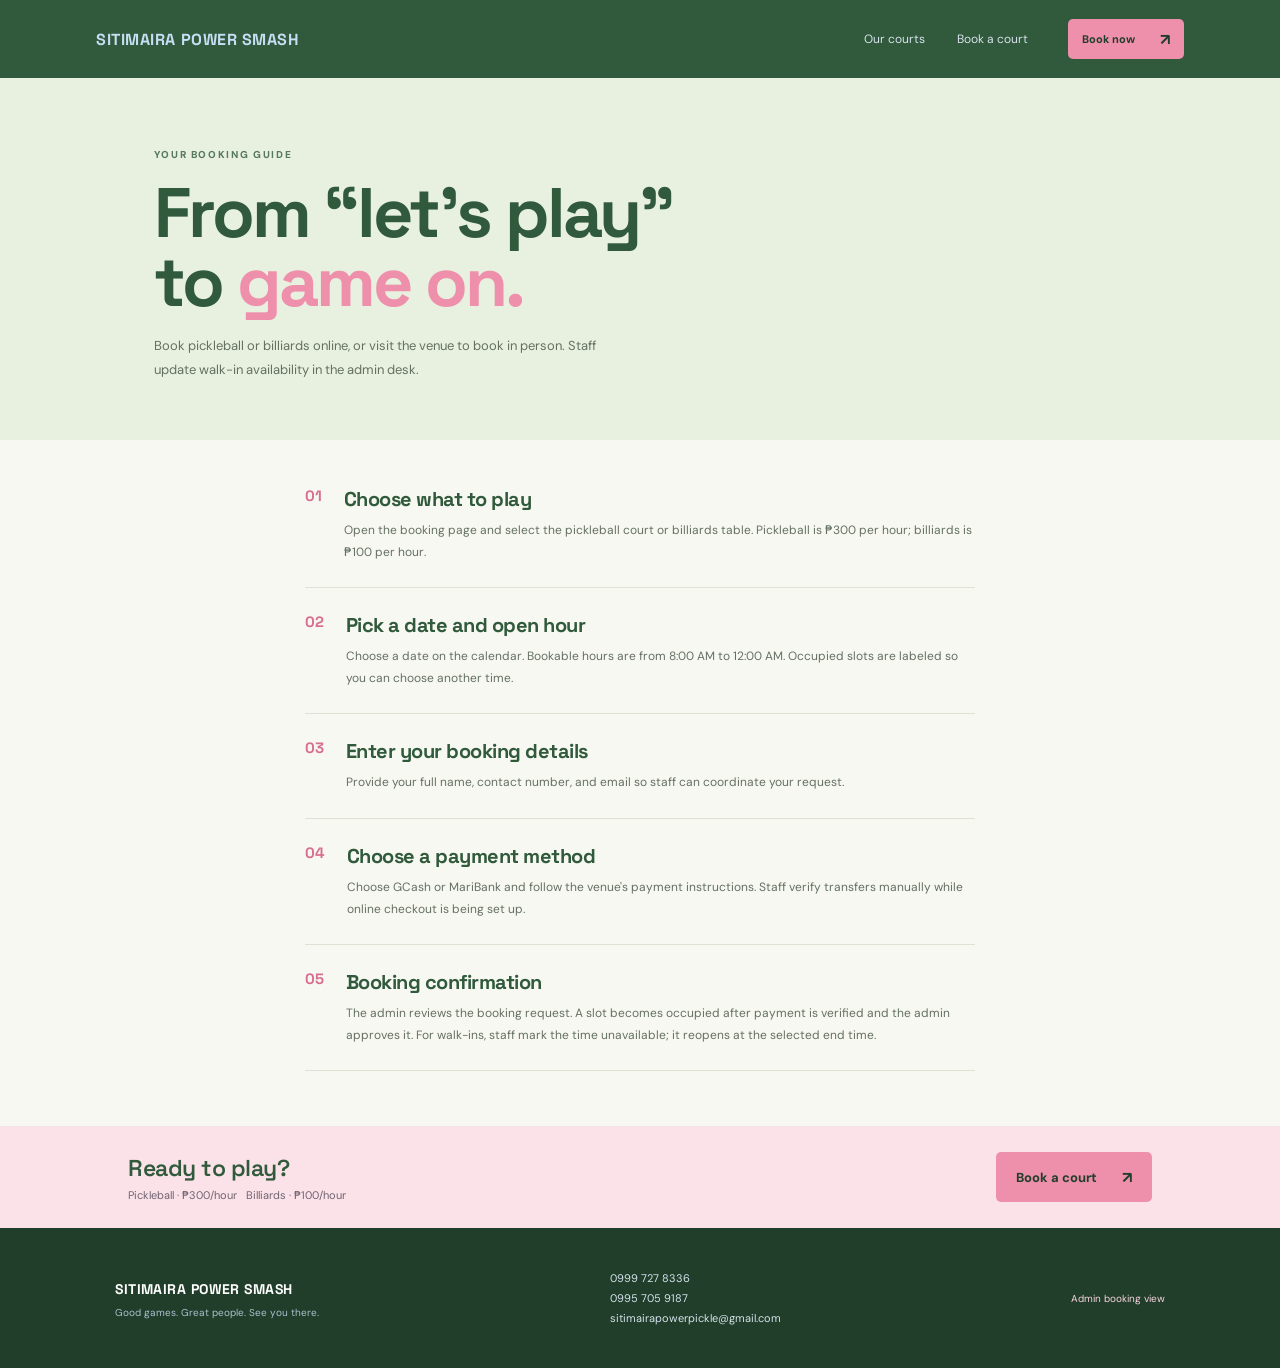
<file: how-it-works.html>
<!DOCTYPE html><html lang="en"><head><meta charset="UTF-8"><meta name="viewport" content="width=device-width, initial-scale=1"><meta name="theme-color" content="#315a3c"><title>How booking works | Sitimaira Power Smash</title><link rel="stylesheet" href="styles.css"></head><body><header class="site-header"><a class="brand" href="index.html" aria-label="Sitimaira Power Smash home"><span class="brand-name">SITIMAIRA POWER SMASH</span></a><nav><a href="index.html#courts">Our courts</a><a href="booking.html">Book a court</a></nav><a class="button button-small" href="booking.html">Book now <span>↗</span></a></header><main><section class="guide-hero"><p class="eyebrow eyebrow-dark">YOUR BOOKING GUIDE</p><h1>From “let's play”<br>to <span>game on.</span></h1><p>Book pickleball or billiards online, or visit the venue to book in person. Staff update walk-in availability in the admin desk.</p></section><section class="guide-steps"><article><b>01</b><div><h2>Choose what to play</h2><p>Open the booking page and select the pickleball court or billiards table. Pickleball is ₱300 per hour; billiards is ₱100 per hour.</p></div></article><article><b>02</b><div><h2>Pick a date and open hour</h2><p>Choose a date on the calendar. Bookable hours are from 8:00 AM to 12:00 AM. Occupied slots are labeled so you can choose another time.</p></div></article><article><b>03</b><div><h2>Enter your booking details</h2><p>Provide your full name, contact number, and email so staff can coordinate your request.</p></div></article><article><b>04</b><div><h2>Choose a payment method</h2><p>Choose GCash or MariBank and follow the venue's payment instructions. Staff verify transfers manually while online checkout is being set up.</p></div></article><article><b>05</b><div><h2>Booking confirmation</h2><p>The admin reviews the booking request. A slot becomes occupied after payment is verified and the admin approves it. For walk-ins, staff mark the time unavailable; it reopens at the selected end time.</p></div></article></section><section class="guide-cta"><div><h2>Ready to play?</h2><p>Pickleball · ₱300/hour &nbsp; Billiards · ₱100/hour</p></div><a class="button" href="booking.html">Book a court <span>↗</span></a></section></main><footer><div><a class="footer-brand" href="index.html" aria-label="Sitimaira Power Smash home"><span>SITIMAIRA POWER SMASH</span></a><p>Good games. Great people. See you there.</p></div><div class="footer-contact"><a href="tel:09997278336">0999 727 8336</a><a href="tel:09957059187">0995 705 9187</a><a href="mailto:sitimairapowerpickle@gmail.com">sitimairapowerpickle@gmail.com</a></div><a class="staff-link" href="staff.html">Admin booking view</a></footer></body></html>
</file>
<file: styles.css>
@import url('https://fonts.googleapis.com/css2?family=DM+Sans:wght@400;500;600;700;800&family=Space+Grotesk:wght@400;500;600;700&display=swap');
:root{--blue:#315a3c;--blue-deep:#203e29;--pink:#ee8fab;--pink-pale:#fbe2e9;--ice:#e8f1df;--paper:#f7f8f1;--ink:#273429;--muted:#657063;--line:#dce3d5;--white:#fff}
*{box-sizing:border-box}html{scroll-behavior:smooth}body{margin:0;background-color:var(--paper);color:var(--ink);font-family:'DM Sans',sans-serif}a{color:inherit;text-decoration:none}.site-header{height:78px;padding:0 7.5%;display:flex;align-items:center;gap:30px;justify-content:space-between;background:var(--blue);color:#fff}.brand{display:flex;align-items:center;font:700 17px 'Space Grotesk',sans-serif;letter-spacing:-.4px;white-space:nowrap}.brand span{color:#c5def3}.brand-logo{display:block;width:auto;height:44px;max-width:170px;object-fit:contain}.footer-logo{display:block;width:auto;height:38px;max-width:160px;object-fit:contain}.site-header nav{display:flex;gap:32px;margin-left:auto;margin-right:10px;color:#d6e2ee;font-size:12px}.site-header nav a:hover{color:var(--pink)}.button{min-height:50px;padding:0 20px;display:inline-flex;align-items:center;justify-content:space-between;gap:25px;border:0;border-radius:5px;background:var(--pink);color:var(--blue-deep);font:700 13px 'DM Sans',sans-serif;cursor:pointer;transition:.18s}.button:hover{transform:translateY(-2px);background:#f3b4c7}.button span{font-size:16px}.button-small{min-height:40px;padding:0 14px;font-size:11px}.hero{min-height:535px;padding:70px 10% 62px;display:grid;grid-template-columns:1fr 1fr;gap:5%;align-items:center;background:var(--blue);color:#fff;overflow:hidden}.hero-copy{max-width:480px}.eyebrow{margin:0 0 18px;color:#f8d6e0;font-size:10px;font-weight:800;letter-spacing:1.65px}.eyebrow-dark{color:#56795b}h1,h2,h3,p{margin-top:0}h1,h2{font-family:'Space Grotesk',sans-serif;letter-spacing:-3px}h1{margin-bottom:18px;font-size:clamp(58px,7vw,82px);line-height:.98}h1 span,h2 span{color:var(--pink)}.hero-copy>p:not(.eyebrow){max-width:390px;margin-bottom:25px;color:#d3dfeb;font-size:14px;line-height:1.8}.text-link{display:block;margin-top:19px;color:#f9d5e0;font-size:12px;font-weight:700}.hero-art{position:relative;height:340px;display:flex;align-items:center;justify-content:center}.art-card{position:relative;width:min(430px,100%);height:270px;padding:18px;border:1px solid #ffffff44;border-radius:12px;background:#9dc9df;box-shadow:0 23px 52px #091c3266;transform:rotate(-4deg)}.art-top{display:flex;justify-content:space-between;color:var(--blue);font-size:8px;font-weight:800;letter-spacing:1px}.court-drawing{position:absolute;inset:54px 25px 29px;border:3px solid #fff}.court-drawing:before{content:'';position:absolute;inset:0 25%;border-left:3px solid white;border-right:3px solid white}.court-drawing:after{content:'';position:absolute;inset:0 0 50%;border-bottom:3px solid white}.court-drawing i{position:absolute;top:0;bottom:0;left:50%;border-left:2px dashed #ffffff99}.court-drawing i:nth-child(2){left:0;right:0;top:50%;bottom:auto;border:0;border-top:2px dashed #ffffff99}.court-drawing b{position:absolute;top:50%;left:0;right:0;border-top:4px solid #eaf1f7}.ball-shape{position:absolute;top:128px;left:48%;width:27px;height:27px;border:4px solid #fff;border-radius:50%;background:var(--pink)}.art-badge{position:absolute;right:-20px;top:25px;width:82px;height:82px;display:grid;place-content:center;border-radius:50%;background:var(--pink);color:var(--blue);font:700 12px/1.1 'Space Grotesk',sans-serif;text-align:center;transform:rotate(8deg)}.art-caption{position:absolute;bottom:8px;left:9%;color:#fff;font-size:8px;font-weight:800;letter-spacing:1.6px}.perks{display:grid;grid-template-columns:repeat(3,1fr);padding:23px 11%;background:#fff;border-bottom:1px solid var(--line)}.perks>div{display:flex;justify-content:center;align-items:center;gap:12px;border-right:1px solid var(--line)}.perks>div:last-child{border:0}.perk-icon{width:38px;height:38px;display:grid;place-items:center;border-radius:50%;background:var(--pink-pale);color:#315a3c;font-weight:800;font-size:12px}.perk-icon.blue{background:var(--ice);color:#476e49}.perks strong,.perks small{display:block}.perks strong{font-size:12px}.perks small{margin-top:4px;color:var(--muted);font-size:10px}.how-preview{padding:84px 12%;display:grid;grid-template-columns:.85fr 1.15fr;gap:10%;align-items:center}.how-preview h2,.location h2{margin-bottom:14px;color:var(--blue);font-size:clamp(45px,5vw,60px);line-height:1.02}.how-preview h2 span,.location h2 span{color:#d86e91}.how-preview>div>p:not(.eyebrow){max-width:340px;color:var(--muted);font-size:13px;line-height:1.8}.steps article{display:flex;gap:18px;padding:19px 0;border-bottom:1px solid var(--line)}.steps article>b,.guide-steps article>b{flex:none;color:#d86e91;font:700 15px 'Space Grotesk',sans-serif}.steps h3{margin:0 0 6px;color:var(--blue);font:600 15px 'Space Grotesk',sans-serif}.steps p{margin:0;color:var(--muted);font-size:11px;line-height:1.65}.location{padding:72px 10%;display:grid;grid-template-columns:.8fr 1.2fr;gap:8%;align-items:center;background:#edf4fa}.location-copy>p:not(.eyebrow){color:var(--muted);font-size:13px}.location-copy .button{margin-top:8px}.map-wrap{height:300px;border:8px solid #fff;border-radius:10px;overflow:hidden;box-shadow:0 12px 35px #315a3c15}.map-wrap iframe{width:100%;height:100%;border:0}footer{min-height:140px;padding:28px 9%;display:flex;align-items:center;justify-content:space-between;gap:25px;background:var(--blue-deep);color:#d6e2ee}.footer-brand{color:#fff;font:700 15px 'Space Grotesk',sans-serif}.footer-contact{display:grid;gap:6px;font-size:11px}.footer-contact a:hover,.staff-link:hover{color:var(--pink)}footer p{margin:7px 0 0;color:#aebfd1;font-size:10px}.staff-link{font-size:10px;color:#f9d5e0}.booking-page{min-height:calc(100vh - 78px);padding:65px 10%;display:grid;grid-template-columns:.8fr 1.2fr;gap:9%;align-items:start}.booking-side{position:sticky;top:35px;padding-top:28px}.booking-side h1,.staff-heading h1{color:var(--blue);font-size:clamp(45px,5vw,63px);line-height:1.02}.booking-side h1 span,.staff-heading h1 span{color:#d86e91}.booking-side>p:not(.eyebrow){max-width:340px;color:var(--muted);font-size:13px;line-height:1.8}.venue-card{margin-top:29px;padding:16px;display:flex;align-items:center;gap:12px;border:1px solid var(--line);border-radius:7px;background:#fff}.venue-pin{width:34px;height:34px;display:grid;place-items:center;border-radius:50%;background:var(--ice);color:var(--blue);font-size:21px}.venue-card strong,.venue-card small{display:block}.venue-card strong{font-size:11px}.venue-card small{margin-top:4px;color:var(--muted);font-size:10px}.rate-note{margin-top:15px!important;font-size:10px!important}.rate-note span{margin:0 5px;color:#d86e91}.booking-card{padding:28px 30px 23px;border:1px solid #e5e8ee;border-radius:10px;background:#fff;box-shadow:0 14px 45px #315a3c10}.form-heading{display:flex;align-items:center;justify-content:space-between;margin-bottom:23px}.step-label{margin-bottom:5px;color:#8796a6;font-size:9px;font-weight:800;letter-spacing:1.4px}.form-heading h2{margin:0;color:var(--blue);font:600 23px 'Space Grotesk',sans-serif;letter-spacing:-.6px}.step-count{color:#7e8c9b;font:600 12px 'Space Grotesk',sans-serif}.step-count i{color:#b9c0c9;font-style:normal}.booking-card label{display:block;margin:14px 0 7px;color:#29384a;font-size:11px;font-weight:700}.booking-card input,.booking-card select,.staff-page select{width:100%;height:42px;padding:0 11px;border:1px solid #dfe5eb;border-radius:5px;outline:none;background:#fff;color:var(--ink);font:12px 'DM Sans',sans-serif}.booking-card input:focus,.booking-card select:focus{border-color:#6e9ac0;box-shadow:0 0 0 3px #dcebf7}.label-row{display:flex;align-items:center;justify-content:space-between;margin-top:8px}.label-row label{margin-bottom:7px}.label-row span{margin-bottom:7px;color:#929eaa;font-size:9px}.time-grid{display:grid;grid-template-columns:repeat(4,1fr);gap:7px}.time-slot{min-height:35px;padding:4px 2px;border:1px solid #dfe5eb;border-radius:5px;background:#fff;color:#425369;font:600 10px 'DM Sans',sans-serif;cursor:pointer}.time-slot:hover:not(:disabled){border-color:#d86e91;color:var(--blue)}.time-slot.selected{border-color:var(--blue);background:var(--blue);color:#fff}.time-slot.occupied{background:#f0f2f5;color:#9da5af;text-decoration:line-through;cursor:not-allowed}.availability-note,.payment-hint{margin:7px 0;color:#87919e;font-size:9px;line-height:1.6}.form-fields{display:grid;grid-template-columns:1fr 1fr;gap:0 12px;margin-top:3px}.field-wide{grid-column:1/-1}.form-message{min-height:16px;margin:9px 0 0;color:#a43c57;font-size:11px}.form-message.success{color:#287b58}.submit-button{width:100%;min-height:46px;margin-top:2px;background:var(--blue);color:white}.submit-button:hover{background:#24452e}.form-footnote{margin:10px 0 0;color:#929aa5;font-size:9px;text-align:center}.guide-hero{padding:70px 12% 46px;background:#e8f1df}.guide-hero h1{color:var(--blue);font-size:clamp(47px,6vw,70px)}.guide-hero>p:last-child{max-width:480px;color:var(--muted);font-size:13px;line-height:1.8}.guide-steps{max-width:850px;margin:0 auto;padding:22px 7% 55px}.guide-steps article{display:flex;gap:22px;padding:24px 0;border-bottom:1px solid var(--line)}.guide-steps h2{margin:0 0 8px;color:var(--blue);font-size:20px;letter-spacing:-.5px}.guide-steps p{margin:0;color:var(--muted);font-size:12px;line-height:1.8}.guide-cta{padding:26px 10%;display:flex;align-items:center;justify-content:space-between;background:var(--pink-pale)}.guide-cta h2{margin:0 0 5px;color:var(--blue);font:600 23px 'Space Grotesk',sans-serif;letter-spacing:-.5px}.guide-cta p{margin:0;color:#6f6370;font-size:11px}.admin-pill{padding:8px 11px;border:1px solid #ffffff55;border-radius:20px;color:#f5c0d8;font-size:9px;font-weight:800;letter-spacing:1px}.staff-page{padding:58px 7% 75px;min-height:calc(100vh - 78px)}.staff-heading{display:flex;justify-content:space-between;align-items:end;gap:20px}.staff-heading h1{margin-bottom:9px}.staff-heading p:not(.eyebrow){color:var(--muted);font-size:12px}.local-notice{margin:18px 0 24px;padding:13px 15px;display:flex;gap:9px;border:1px solid #f0c5d9;border-radius:6px;background:#fff4f8;color:#79566a;font-size:10px}.local-notice b{white-space:nowrap;color:#315a3c}.staff-summary{display:grid;grid-template-columns:repeat(3,1fr);gap:12px;margin-bottom:18px}.staff-summary>div{padding:14px 17px;border:1px solid var(--line);border-radius:7px;background:white}.staff-summary b,.staff-summary span{display:block}.staff-summary b{color:var(--blue);font:700 22px 'Space Grotesk',sans-serif}.staff-summary span{margin-top:3px;color:var(--muted);font-size:10px}.table-wrap{overflow-x:auto;border:1px solid var(--line);border-radius:8px;background:white}table{width:100%;border-collapse:collapse;text-align:left;font-size:10px}th{padding:12px;background:#edf4fa;color:#52677e;font-size:9px;letter-spacing:.4px;text-transform:uppercase}td{padding:12px;border-top:1px solid #edf0f4;color:#405166;vertical-align:middle}td strong,td small{display:block}td strong{color:var(--blue);font-size:10px}td small{margin-top:4px;color:#8a95a2;font-size:9px}td a:hover{color:#d86e91}.staff-page select{min-width:130px;height:34px;font-size:10px}.status{padding:5px 8px;border-radius:14px;background:#fff0d8;color:#966016;font-size:9px;white-space:nowrap}.status-paid-·-review{background:#e6f1ff;color:#356595}.status-confirmed{background:#e2f4e9;color:#34764d}.status-cancelled{background:#fce8e8;color:#9d5050}.empty-state{padding:32px;text-align:center;color:var(--muted);font-size:12px}.empty-state[hidden]{display:none}
@media(max-width:800px){.site-header{padding:0 5%;gap:14px}.site-header nav{gap:15px}.hero{padding:55px 8%;grid-template-columns:1fr;gap:5px}.hero-art{height:300px}.perks{padding:20px 5%}.how-preview{padding:65px 8%;gap:6%}.booking-page{padding:46px 7%;grid-template-columns:1fr;gap:25px}.booking-side{position:static;padding-top:0}.booking-side h1 br{display:none}.booking-side>p:not(.eyebrow){max-width:580px}.venue-card{max-width:400px}.rate-note{margin-top:10px!important}.staff-page{padding:44px 5%}}
@media(max-width:560px){.site-header{height:68px}.brand{font-size:13px}.brand-logo{height:39px;max-width:135px}.site-header nav{display:none}.button-small{min-height:36px;padding:0 10px}.hero{padding:48px 7% 34px}.hero-art{height:260px}.art-card{height:225px}.art-badge{right:-8px;width:70px;height:70px;font-size:10px}.perks{grid-template-columns:1fr;gap:13px;padding:19px 9%}.perks>div{justify-content:flex-start;border:0}.how-preview{padding:55px 8%;grid-template-columns:1fr;gap:24px}.how-preview h2 br{display:none}.location{padding:52px 7%;grid-template-columns:1fr;gap:25px}.location h2 br{display:none}.map-wrap{height:250px}.booking-page{padding:34px 5% 45px}.booking-card{padding:22px 17px}.time-grid{grid-template-columns:repeat(3,1fr)}footer{align-items:flex-start;flex-wrap:wrap;padding:25px 7%}.footer-contact{width:100%;order:3}.staff-link{margin-left:auto}.guide-hero{padding:50px 7% 32px}.guide-steps{padding:8px 7% 40px}.guide-steps article{gap:15px;padding:20px 0}.guide-cta{padding:22px 7%;gap:18px;align-items:flex-start;flex-direction:column}.staff-page{padding:36px 4%}.staff-heading{align-items:flex-start;flex-direction:column}.staff-heading .button{align-self:stretch}.staff-heading h1{font-size:42px}.local-notice{flex-direction:column;gap:4px}.staff-summary{gap:6px}.staff-summary>div{padding:11px 8px}.staff-summary b{font-size:19px}.staff-summary span{font-size:9px}table{min-width:760px}}

.court-gallery{padding:62px 10%;display:grid;grid-template-columns:.7fr 1.3fr;gap:7%;align-items:center;background:#fff}.court-gallery h2{margin:0;color:var(--blue);font-size:clamp(42px,4.5vw,56px);line-height:1.02}.court-gallery h2 span{color:#d86e91}.court-tiles{display:grid;grid-template-columns:1fr 1fr;gap:16px}.court-tiles article{overflow:hidden;border:1px solid var(--line);border-radius:8px;background:var(--paper)}.empty-photo{height:160px;display:grid;place-items:center;background:linear-gradient(145deg,#eff6fa,#e7eef5);color:#8fa5b9}.empty-photo span{padding:8px 11px;border:1px dashed #b7c8d7;border-radius:3px;font-size:9px;font-weight:800;letter-spacing:1.4px}.billiards-photo{background:linear-gradient(145deg,#fdf1f6,#f8e6ee)}.billiards-photo span{border-color:#dfb6ca;color:#b9829b}.tile-meta{padding:12px 14px;display:flex;align-items:center;justify-content:space-between}.tile-meta h3{margin:0 0 3px;color:var(--blue);font:600 14px 'Space Grotesk',sans-serif}.tile-meta p{margin:0;color:var(--muted);font-size:10px}.tile-meta>a{width:31px;height:31px;display:grid;place-items:center;border-radius:50%;background:var(--pink-pale);color:#315a3c;font-weight:800}@media(max-width:800px){.court-gallery{padding:52px 8%;grid-template-columns:1fr;gap:22px}}@media(max-width:560px){.court-gallery{padding:43px 7%}.court-gallery h2 br{display:none}.court-tiles{gap:9px}.empty-photo{height:115px}.tile-meta{padding:10px}.tile-meta h3{font-size:12px}.tile-meta p{font-size:9px}}
.mark-paid-button{padding:7px 9px;border:0;border-radius:4px;background:var(--blue);color:#fff;font:700 10px 'DM Sans',sans-serif;cursor:pointer;white-space:nowrap}.mark-paid-button:hover{background:#24452e}.status-pending-payment{background:#fff0d8;color:#966016}
.login-page{min-height:calc(100vh - 218px);display:grid;place-items:center}.login-card{width:min(100%,400px);padding:30px;border:1px solid var(--line);border-radius:10px;background:#fff;box-shadow:0 14px 45px #315a3c10}.login-card h1{margin:0 0 9px;color:var(--blue);font-size:42px;line-height:1}.login-card h1 span{color:#d86e91}.login-card>p:not(.eyebrow){color:var(--muted);font-size:12px}.login-card label{display:block;margin:14px 0 7px;color:#29384a;font-size:11px;font-weight:700}.login-card input{width:100%;height:42px;padding:0 11px;border:1px solid #dfe5eb;border-radius:5px;font:12px 'DM Sans',sans-serif}.login-warning{margin:14px 0 0!important;color:#986328!important;font-size:9px!important;line-height:1.6}.staff-actions{display:flex;align-items:center;gap:10px}.logout-button,.remove-booking-button{padding:8px 10px;border:1px solid #dfe5eb;border-radius:4px;background:#fff;color:#53667a;font:700 10px 'DM Sans',sans-serif;cursor:pointer}.remove-booking-button{margin-left:6px;border-color:#edc8d0;color:#a14e60}.logout-button:hover{background:#edf4fa}.remove-booking-button:hover{background:#fff0f2}.staff-page[hidden],.login-page[hidden]{display:none}@media(max-width:560px){.staff-actions{width:100%;justify-content:space-between}.login-card{padding:24px 19px}}

/* Booking calendar and hourly availability inspired by the supplied reference */
.booking-page{min-height:calc(100vh - 78px);padding:38px 5% 65px;display:block;background:#f5f0e5}.booking-side{position:static;padding:0 0 20px;display:flex;align-items:end;justify-content:space-between;gap:20px}.booking-side h1{font-size:clamp(35px,4vw,48px);letter-spacing:-2px;margin-bottom:8px}.booking-side>div>p:not(.eyebrow){max-width:640px;margin:0;color:#6d7167;font-size:12px}.booking-side .venue-card{margin:0;min-width:230px;background:#fbf8ef;border-color:#d9d3c5}.booking-side .rate-note{display:none}.schedule-booking-card{padding:21px 24px 24px;border-color:#d9d3c5;border-radius:10px;background:#f8f3e8;box-shadow:none}.schedule-booking-card .form-heading{margin-bottom:14px}.schedule-booking-card .form-heading h2{font-size:20px}.schedule-booking-card>label{margin-top:0}.schedule-booking-card>select{max-width:360px;background:#fffdf7}.schedule-picker{display:grid;grid-template-columns:280px minmax(0,1fr);gap:24px;margin-top:16px}.calendar-card{min-height:480px;padding:15px 14px;border:1px solid #c8c7b8;border-radius:10px;background:#f8f3e8}.calendar-heading{height:34px;margin-bottom:9px;display:flex;align-items:center;justify-content:space-between}.calendar-heading strong{font:600 12px 'DM Sans',sans-serif;color:#29342a}.calendar-heading button{width:28px;height:28px;border:0;border-radius:4px;background:transparent;color:#596d55;font-size:23px;cursor:pointer}.calendar-heading button:disabled{opacity:.28;cursor:default}.calendar-grid{display:grid;grid-template-columns:repeat(7,minmax(0,1fr));gap:3px}.calendar-weekdays{margin-bottom:5px;text-align:center;color:#697466;font-size:10px}.calendar-weekdays span{padding:4px 0}.calendar-day{height:37px;border:1px solid transparent;border-radius:9px;background:transparent;color:#273429;font:11px 'DM Sans',sans-serif;cursor:pointer}.calendar-day:hover:not(:disabled){border-color:#6f845b}.calendar-day:disabled{color:#b9b8aa;cursor:default}.calendar-day.other-month{color:#9d9f91}.calendar-day.selected{border-color:#64794f;background:#e9eddc;color:#243221;font-weight:700}.calendar-day.today:not(.selected){position:relative;font-weight:700}.calendar-day.today:not(.selected):after{content:'';position:absolute;bottom:4px;left:calc(50% - 2px);width:4px;height:4px;border-radius:50%;background:#60774e}.schedule-main{min-width:0}.court-heading{display:flex;align-items:center;justify-content:space-between;margin:0 0 13px}.court-heading h3{margin:0;color:#202c22;font:700 18px 'Space Grotesk',sans-serif}.court-heading>span{font:11px 'DM Sans',sans-serif;color:#657063}.slot-legend{display:flex;flex-wrap:wrap;gap:15px;margin-bottom:14px;color:#626b5f;font-size:10px}.slot-legend>span{display:flex;align-items:center;gap:6px}.legend-dot{width:14px;height:14px;border:1px solid #d9d7ca;border-radius:4px;background:#fffdf7}.booked-dot{border-color:#d6ad7d;background:#e4c99e}.closed-dot{border-color:#c6c7bf;background:#d8d9d1}.past-dot{border-color:#e1ded3;background:#eeeae0}.schedule-timeline{height:24px;margin-bottom:7px;padding:0 4px;display:flex;justify-content:space-between;border:1px solid #d4cfbf;border-radius:6px 6px 0 0;color:#63705f;font-size:9px}.schedule-note{margin:0 0 14px;padding:12px 13px;border:1px solid #ccc9bc;border-radius:9px;background:#fffdf8;color:#4d574c;font-size:10px}.time-grid.schedule-grid{display:grid;grid-template-columns:repeat(3,minmax(0,1fr));gap:8px}.schedule-slot{min-height:64px;padding:9px 10px;display:flex;flex-direction:column;align-items:flex-start;justify-content:center;gap:6px;border:1px solid #b8c4a4;border-radius:11px;background:#fffdf7;color:#263227;text-align:left;cursor:pointer}.schedule-slot:hover:not(:disabled){border-color:#72845b;background:#f6f7ed}.schedule-slot .slot-range{width:100%;display:flex;align-items:baseline;gap:6px;font-size:11px;white-space:nowrap}.schedule-slot .slot-range>span{color:#85877b}.schedule-slot .slot-range em{margin-left:auto;color:#73776d;font-size:10px;font-style:normal}.schedule-slot .slot-status{font-size:10px;color:#53634e}.schedule-slot.booked{border-color:#d1ad7f;background:#e5cca5;cursor:not-allowed}.schedule-slot.booked .slot-status{color:#604b32}.schedule-slot.closed{border-color:#c7c8c1;background:#d9dad3;color:#62665d;cursor:not-allowed}.schedule-slot.closed .slot-status,.schedule-slot.past .slot-status{color:#666b5d}.schedule-slot.past{border-color:#ddd9cf;background:#eeeae0;color:#9b9b8d;cursor:not-allowed}.schedule-slot.selected{border:2px solid #60784c;background:#e9eddc}.schedule-booking-card .form-fields{margin-top:21px}.schedule-booking-card .form-fields label{margin-top:0}.schedule-booking-card .payment-hint{max-width:650px}.schedule-booking-card .submit-button{max-width:400px}.schedule-booking-card .form-footnote{text-align:left}.schedule-booking-card .form-message{margin-top:14px}@media(max-width:1050px){.schedule-picker{grid-template-columns:245px minmax(0,1fr);gap:16px}.time-grid.schedule-grid{grid-template-columns:repeat(2,minmax(0,1fr))}.calendar-card{min-height:440px}.schedule-slot .slot-range{gap:4px}}@media(max-width:700px){.booking-page{padding:25px 4% 45px}.booking-side{align-items:flex-start;flex-direction:column;gap:12px}.booking-side .venue-card{min-width:0}.schedule-booking-card{padding:18px 14px}.schedule-picker{grid-template-columns:1fr}.calendar-card{min-height:0;padding:13px}.calendar-day{height:35px}.court-heading{margin-top:3px}.time-grid.schedule-grid{grid-template-columns:repeat(2,minmax(0,1fr))}.schedule-slot{min-height:61px;padding:8px}.schedule-slot .slot-range{font-size:10px}}@media(max-width:420px){.time-grid.schedule-grid{grid-template-columns:1fr}.schedule-slot{min-height:57px}.schedule-slot .slot-range{font-size:11px}.slot-legend{gap:9px}.slot-legend>span{font-size:9px}}


.schedule-slot.unavailable{border-color:#d7d3c8;background:#ebe7dc;color:#888679;cursor:not-allowed}.schedule-slot.unavailable .slot-status{color:#888679}

/* SITIMAIRA POWER SMASH branding and staff availability controls */
.brand-name{color:#fff;font:700 12px 'Space Grotesk',sans-serif;letter-spacing:.55px}
.footer-brand{display:inline-flex;align-items:center;gap:10px}
.footer-brand>span{color:#fff;font:700 12px 'Space Grotesk',sans-serif;letter-spacing:.45px}
.hero-art{height:360px}
.hero-court-image{display:block;width:100%;height:100%;object-fit:contain;object-position:center;background:#e8f1df;border:5px solid #fff;border-radius:12px;box-shadow:0 24px 60px #041c3370}
.availability-admin{margin:8px 0 24px;padding:23px;border:1px solid var(--line);border-radius:9px;background:#ffffffed}
.availability-admin-heading{display:flex;justify-content:space-between;gap:24px;align-items:end;margin-bottom:18px}
.availability-admin-heading h2{margin:0 0 8px;color:var(--blue);font-size:25px;letter-spacing:-.6px}
.availability-admin-heading h2 span{color:#d86e91}
.availability-admin-heading p:not(.eyebrow){max-width:540px;margin:0;color:var(--muted);font-size:11px;line-height:1.6}
.availability-filters{display:grid;grid-template-columns:auto minmax(150px,210px);gap:7px 10px;align-items:center}
.availability-filters label{color:var(--blue);font-size:10px;font-weight:700}
.availability-filters input,.availability-filters select{height:36px;padding:0 9px;border:1px solid var(--line);border-radius:5px;background:white;color:var(--ink);font:11px 'DM Sans',sans-serif}
.admin-slot-grid{display:grid;grid-template-columns:repeat(3,minmax(0,1fr));gap:9px}
.admin-slot{min-height:66px;padding:10px 11px;display:flex;align-items:center;justify-content:space-between;gap:8px;border:1px solid #b9ccb5;border-radius:7px;background:#f8fcff}
.admin-slot.is-unavailable{border-color:#e4c88f;background:#fffaf0}
.admin-slot.is-booked{border-color:#9ac9aa;background:#effaf2}
.admin-slot-label strong,.admin-slot-label span{display:block}
.admin-slot-label strong{color:var(--blue);font:700 11px 'Space Grotesk',sans-serif}
.admin-slot-label span{margin-top:4px;color:var(--muted);font-size:9px}
.availability-toggle{padding:7px 9px;border:1px solid #a9c9e2;border-radius:4px;background:white;color:var(--blue);font:700 9px 'DM Sans',sans-serif;cursor:pointer;white-space:nowrap}
.availability-toggle:hover{background:#e8f4fd}
.availability-toggle:disabled{opacity:.6;cursor:not-allowed}
@media(max-width:800px){.availability-admin-heading{align-items:stretch;flex-direction:column}.admin-slot-grid{grid-template-columns:repeat(2,minmax(0,1fr))}}
@media(max-width:560px){.brand-name{max-width:108px;white-space:normal;font-size:9px;line-height:1.15}.brand-logo{max-width:90px}.availability-admin{padding:16px 12px}.availability-filters{grid-template-columns:1fr}.availability-filters label{margin-top:6px}.admin-slot-grid{grid-template-columns:1fr}.admin-slot{min-height:59px}}
.schedule-slot.staff-closed{border-color:#d3b272;background:#fff3d9;color:#805d1c;cursor:not-allowed}.schedule-slot.staff-closed .slot-status{color:#805d1c}
.availability-admin-heading h2{font-size:34px;color:var(--blue)}
.availability-admin-heading h2 span{color:var(--blue)}
.brand-name{font-size:16px}
.footer-brand>span{font-size:14px}
.walkin-block-form{margin:17px 0;display:flex;align-items:end;gap:12px;flex-wrap:wrap}
.walkin-block-form>div{display:grid;gap:6px}
.walkin-block-form label{color:var(--blue);font-size:10px;font-weight:700}
.walkin-block-form input{height:38px;padding:0 9px;border:1px solid var(--line);border-radius:5px;background:white;color:var(--ink);font:12px 'DM Sans',sans-serif}
.walkin-block-form .button{min-height:38px}
.walkin-block-list{display:grid;gap:8px;margin-top:12px;color:var(--muted);font-size:11px}
.walkin-block-item{padding:10px 12px;display:flex;align-items:center;justify-content:space-between;gap:12px;border:1px solid #edc3d0;border-radius:6px;background:#fff7fa;color:#593847}
@media(max-width:560px){.brand-name{font-size:12px}.availability-admin-heading h2{font-size:29px}.walkin-block-form{align-items:stretch;flex-direction:column}.walkin-block-form .button{width:100%}.walkin-block-item{align-items:flex-start;flex-direction:column}}
.confirm-dialog{width:min(440px,calc(100% - 32px));padding:30px;border:1px solid #dce6d7;border-radius:14px;background:#fffdf8;color:var(--ink);box-shadow:0 24px 80px #17352538}
.confirm-dialog::backdrop{background:#10231999;backdrop-filter:blur(3px)}
.confirm-dialog-mark{width:42px;height:42px;margin-bottom:18px;display:grid;place-items:center;border-radius:50%;background:#fff0f3;color:#c84d70;font:700 20px 'Space Grotesk',sans-serif}
.confirm-dialog .eyebrow{margin-bottom:7px;font-size:9px}
.confirm-dialog h2{margin:0 0 9px;color:var(--blue);font-size:26px;letter-spacing:-.8px}
.confirm-dialog>p:not(.eyebrow){margin:0;color:var(--muted);font-size:13px;line-height:1.65}
.confirm-dialog-actions{margin-top:25px;display:flex;justify-content:flex-end;gap:9px}
.confirm-dialog-actions form{margin:0}
.confirm-dialog-actions button{min-height:42px;padding:0 14px;border-radius:6px;font:700 11px 'DM Sans',sans-serif;cursor:pointer}
.dialog-cancel{border:1px solid var(--line);background:white;color:var(--blue)}
.dialog-remove{border:1px solid #c94366;background:#d85d7f;color:white}
.dialog-cancel:hover{background:#f5f7f3}.dialog-remove:hover{background:#bd4264}
@media(max-width:560px){.confirm-dialog{padding:24px 20px}.confirm-dialog-actions{flex-direction:column-reverse}.confirm-dialog-actions form,.confirm-dialog-actions button{width:100%}}
.admin-calendar{max-width:520px;margin:16px 0 22px;padding:15px;border:1px solid var(--line);border-radius:10px;background:#f8fcf8}
.admin-calendar-top{display:flex;align-items:center;justify-content:space-between;gap:12px;margin-bottom:12px}
.admin-calendar-caption{margin:0 0 4px;color:var(--muted);font-size:8px;font-weight:800;letter-spacing:1.1px}
.admin-calendar-top>div:first-child>strong{color:var(--blue);font:600 13px 'Space Grotesk',sans-serif}
.admin-calendar-nav{display:flex;align-items:center;gap:7px}
.admin-calendar-nav>span{min-width:105px;color:var(--blue);font-size:11px;font-weight:700;text-align:center}
.admin-calendar-nav button{width:32px;height:32px;border:1px solid var(--line);border-radius:6px;background:#fff;color:var(--blue);font-size:20px;cursor:pointer}
.admin-calendar-nav button:disabled{opacity:.35;cursor:default}
.admin-calendar-nav .admin-today-button{width:auto;padding:0 9px;font-size:9px;font-weight:700}
.admin-calendar-weekdays,.admin-calendar-days{display:grid;grid-template-columns:repeat(7,minmax(0,1fr));gap:4px}
.admin-calendar-weekdays{margin-bottom:4px;text-align:center;color:var(--muted);font-size:9px;font-weight:700}
.admin-calendar-weekdays span{padding:5px 0}
.admin-calendar-day{height:34px;border:1px solid transparent;border-radius:7px;background:transparent;color:var(--ink);font:11px 'DM Sans',sans-serif;cursor:pointer}
.admin-calendar-day:hover:not(:disabled){border-color:#88a987;background:#edf6ec}
.admin-calendar-day.outside-month{color:#a7b0a4}
.admin-calendar-day.is-today:not(.is-selected){border-color:#aac9a7;font-weight:800}
.admin-calendar-day.is-selected{border-color:var(--blue);background:var(--blue);color:#fff;font-weight:800}
.admin-calendar-day:disabled{color:#c6cbc3;cursor:default}
.admin-calendar-day:focus-visible,.admin-calendar-nav button:focus-visible,.time-choice:focus-visible,.admin-slot:focus-visible{outline:3px solid #e98eab;outline-offset:2px}
.walkin-block-form{display:grid;grid-template-columns:minmax(0,1fr) minmax(0,1fr);align-items:start;gap:13px;margin:16px 0 21px}
.time-choice-group{min-width:0;margin:0;padding:12px;border:1px solid var(--line);border-radius:8px;background:#fff}
.time-choice-group legend{padding:0 5px;color:var(--blue);font-size:10px;font-weight:800}
.time-choice-grid{display:grid;grid-template-columns:repeat(5,minmax(0,1fr));gap:5px}
.time-choice{min-height:31px;padding:4px 2px;border:1px solid #dfe7dc;border-radius:5px;background:#f9fcf8;color:#48584a;font:9px 'DM Sans',sans-serif;cursor:pointer;white-space:nowrap}
.time-choice:hover:not(:disabled){border-color:#94b391;background:#eef7ec}
.time-choice.selected{border-color:var(--blue);background:var(--blue);color:white;font-weight:800}
.time-choice:disabled{opacity:.38;cursor:not-allowed}
.walkin-submit{grid-column:1/-1;justify-self:start;min-height:42px;padding:0 18px}
.admin-slot-heading{display:flex;align-items:baseline;justify-content:space-between;gap:12px;margin:20px 0 10px}
.admin-slot-heading h3{margin:0;color:var(--blue);font:700 14px 'Space Grotesk',sans-serif}
.admin-slot-heading span{color:var(--muted);font-size:9px}
.admin-slot{width:100%;font-family:'DM Sans',sans-serif;text-align:left;cursor:pointer;transition:background .15s,border-color .15s,transform .15s}
.admin-slot.is-open:hover{border-color:#698e70;background:#eff8ef;transform:translateY(-1px)}
.admin-slot.is-past{border-color:#e1e4df;background:#f2f4f0;color:#a0a79f;cursor:not-allowed}
.admin-slot:disabled{cursor:not-allowed}
.admin-slot-grid{grid-template-columns:repeat(auto-fit,minmax(185px,1fr))}
@media(max-width:800px){.time-choice-grid{grid-template-columns:repeat(4,minmax(0,1fr))}.walkin-block-form{grid-template-columns:1fr}}
@media(max-width:560px){.admin-calendar{padding:11px}.admin-calendar-top{align-items:flex-start;flex-direction:column}.admin-calendar-nav{width:100%;justify-content:space-between}.admin-calendar-nav>span{flex:1}.admin-calendar-day{height:37px}.time-choice-grid{grid-template-columns:repeat(4,minmax(0,1fr))}.walkin-submit{width:100%}.admin-slot-heading{align-items:flex-start;flex-direction:column}}
</file>
